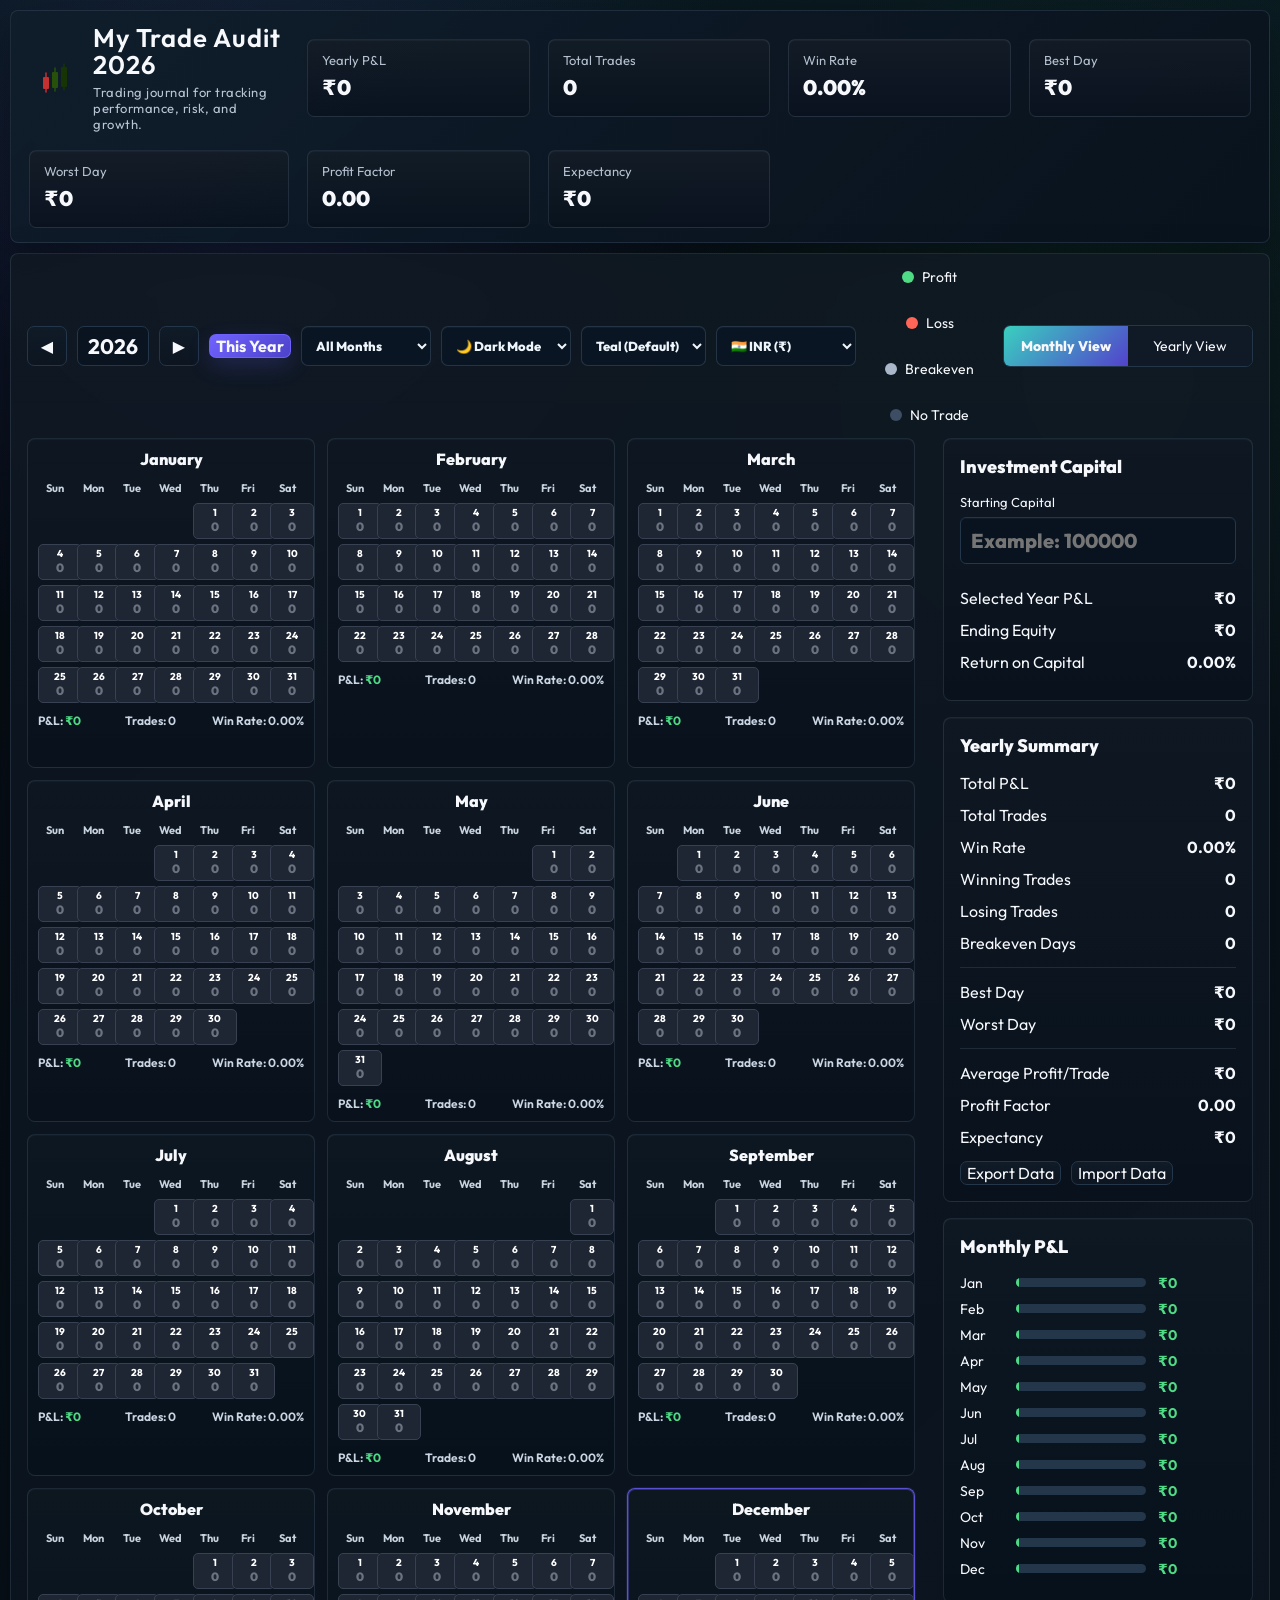
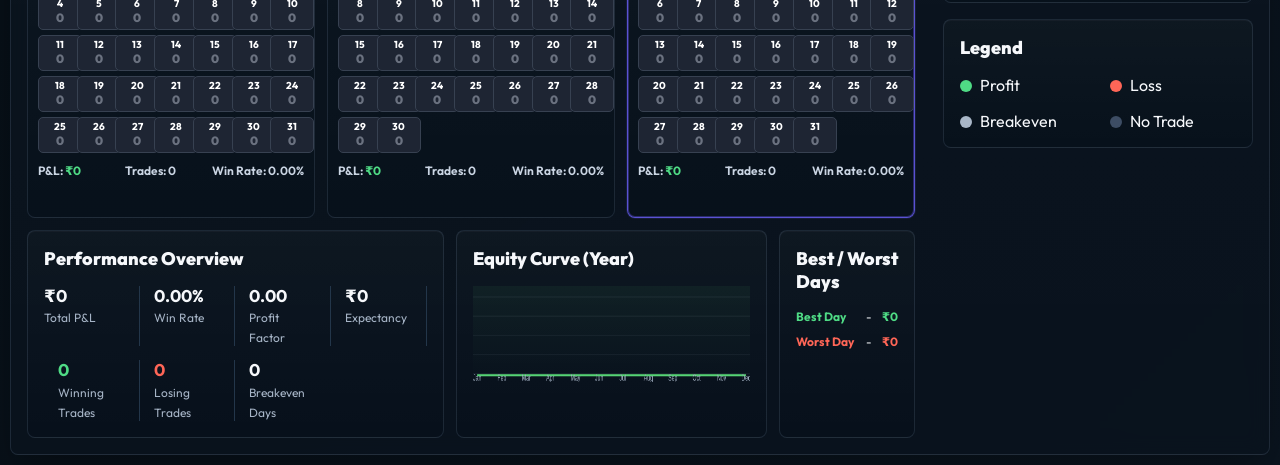
<file: index.html.html>
<!doctype html>
<html lang="en">
<head>
  <meta charset="utf-8" />
  <meta name="viewport" content="width=device-width, initial-scale=1" />
  <title>My Trade Audit - Trading Journal</title>
  <link rel="preconnect" href="https://fonts.googleapis.com">
  <link href="https://fonts.googleapis.com/css2?family=Outfit:wght@400;600&display=swap" rel="stylesheet">
  <style>
    :root {
      color-scheme: dark;
      --bg: #071018;
      --panel: #0d1823;
      --panel-2: #111f2d;
      --line: #23364a;
      --line-soft: rgba(139, 163, 190, .16);
      --text: #f6f8fb;
      --muted: #a6b4c6;
      --soft: #728197;
      --profit: #4fdb85;
      --loss: #ff6657;
      --breakeven: #a9b7c8;
      --none: #3d4d64;
      --accent: #6f62ff;
      --accent-2: #39d0bf;
      --gold: #f5c76b;
      --shadow: 0 18px 45px rgba(0, 0, 0, .32);
      font-family: 'Outfit', Manrope, Inter, ui-sans-serif, system-ui, sans-serif;
    }

    body.theme-light {
      color-scheme: light;
      --bg: #f0f4f8;
      --panel: #ffffff;
      --panel-2: #f7fafc;
      --line: #cbd5e0;
      --line-soft: rgba(100, 130, 170, .18);
      --text: #1a202c;
      --muted: #4a5568;
      --soft: #718096;
      --profit: #1a7f4b;
      --loss: #c53030;
      --breakeven: #6b7280;
      --none: #b0bec5;
      --accent: #5a50e0;
      --accent-2: #0ea5a0;
      --gold: #d97706;
      --shadow: 0 4px 24px rgba(0,0,0,.10);
    }

    body.theme-light {
      background:
        linear-gradient(180deg, rgba(10,165,160,.06), transparent 22rem),
        radial-gradient(circle at 18% 8%, rgba(90,80,224,.07), transparent 32rem),
        radial-gradient(circle at 86% 18%, rgba(26,127,75,.05), transparent 28rem),
        linear-gradient(135deg, #e8edf5, #f0f4f8 48%, #eaf0f8);
      color: var(--text);
    }

    body.theme-light .topbar {
      background: linear-gradient(135deg, rgba(255,255,255,.97), rgba(245,248,252,.98));
    }

    body.theme-light .shell {
      background: linear-gradient(180deg, rgba(255,255,255,.6), transparent), rgba(255,255,255,.85);
    }

    body.theme-light .metric {
      background: linear-gradient(180deg, rgba(255,255,255,.9), rgba(240,244,248,.8));
    }

    body.theme-light .metric span { color: #4a5568; }

    body.theme-light button {
      background: linear-gradient(180deg, #ffffff, #f0f4f8);
      border-color: #cbd5e0;
      color: #1a202c;
    }

    body.theme-light .segmented button { background: #e8edf5; color: #1a202c; }
    body.theme-light .segmented button.active { background: linear-gradient(135deg, var(--accent-2), #5342cc); color: #fff; }

    body.theme-light .month {
      background: linear-gradient(180deg, rgba(255,255,255,.9), rgba(240,244,248,.8));
      border-color: rgba(100,130,170,.2);
    }

    body.theme-light .side-card,
    body.theme-light .bottom-card {
      background: linear-gradient(180deg, rgba(255,255,255,.95), rgba(245,248,252,.9));
      border-color: #cbd5e0;
    }

    body.theme-light .bar-track { background: #e2e8f0; }

    body.theme-light input,
    body.theme-light select,
    body.theme-light textarea {
      background: #ffffff;
      border-color: #cbd5e0;
      color: #1a202c;
    }

    body.theme-light #monthFilter,
    body.theme-light #themeSelect {
      background-color: #ffffff;
      color: #1a202c;
    }

    body.theme-light .editor { background: #ffffff; }
    body.theme-light .year-label { background: #f7fafc; color: #1a202c; border-color: #cbd5e0; }
    body.theme-light .summary-row, body.theme-light .bar-row { color: #2d3748; }
    body.theme-light .month-footer { color: #4a5568; }
    body.theme-light .weekdays { color: #4a5568; }
    body.theme-light .year-table th { background: #edf2f7; color: #4a5568; }
    body.theme-light .brand p { color: #4a5568; }
    body.theme-light .week-card { background: rgba(255,255,255,.9); }

    body.theme-emerald {
      --accent: #36c28a;
      --accent-2: #39d0bf;
      --line: #23483e;
      --line-soft: rgba(87, 190, 152, .18);
    }

    body.theme-sapphire {
      --accent: #4d8dff;
      --accent-2: #5fd0ff;
      --line: #263f63;
      --line-soft: rgba(95, 158, 255, .18);
    }

    body.theme-violet {
      --accent: #7c6cff;
      --accent-2: #b18cff;
      --line: #3b3266;
      --line-soft: rgba(177, 140, 255, .18);
    }

    body.theme-graphite {
      --accent: #d1dae6;
      --accent-2: #8da2b8;
      --line: #344255;
      --line-soft: rgba(180, 195, 214, .16);
    }

    body.theme-gold {
      --accent: #d9a94f;
      --accent-2: #f5c76b;
      --line: #4d3f27;
      --line-soft: rgba(245, 199, 107, .18);
    }

    * { box-sizing: border-box; }

    body {
      margin: 0;
      min-height: 100vh;
      background:
        linear-gradient(180deg, rgba(57, 208, 191, .06), transparent 22rem),
        radial-gradient(circle at 18% 8%, rgba(111, 98, 255, .14), transparent 32rem),
        radial-gradient(circle at 86% 18%, rgba(79, 219, 133, .08), transparent 28rem),
        linear-gradient(135deg, #050b12, var(--bg) 48%, #0b1520);
      color: var(--text);
    }

    button, input, select, textarea {
      font: inherit;
    }

    button {
      cursor: pointer;
      color: var(--text);
      border: 1px solid var(--line);
      background: linear-gradient(180deg, #101b28, #0c1520);
      border-radius: 7px;
      transition: border-color .16s ease, transform .16s ease, background .16s ease;
    }

    button:hover {
      border-color: rgba(57, 208, 191, .5);
      transform: translateY(-1px);
    }

    .app {
      width: min(1920px, 100%);
      margin: 0 auto;
      padding: 10px;
      display: flex;
      flex-direction: column;
      gap: 10px;
    }

    .topbar {
      display: grid;
      grid-template-columns: minmax(260px, 1fr) repeat(7, minmax(116px, 150px));
      gap: 18px;
      align-items: center;
      padding: 14px 18px;
      border: 1px solid var(--line-soft);
      border-radius: 8px;
      background: linear-gradient(135deg, rgba(16, 29, 43, .96), rgba(9, 19, 30, .98));
      box-shadow: var(--shadow);
      backdrop-filter: blur(10px);
    }

    .mobile-brand {
      display: none;
    }

    .brand {
      display: flex;
      gap: 14px;
      align-items: center;
      min-width: 0;
    }

    .brand-icon {
      width: 50px;
      height: 50px;
      border-radius: 8px;
      display: grid;
      place-items: center;
      border: none;
      background: transparent;
      flex: 0 0 auto;
    }

    .brand h1 {
      margin: 0;
      font-family: 'Outfit', sans-serif;
      font-size: clamp(22px, 2vw, 30px);
      line-height: 1.05;
      letter-spacing: 1px;
      font-weight: 600;
    }

    .brand p {
      margin: 5px 0 0;
      color: #b9c5d4;
      font-family: 'Outfit', sans-serif;
      font-size: 13px;
      font-weight: 400;
      letter-spacing: 0.5px;
    }

    .metric {
      min-height: 78px;
      padding: 12px 14px;
      border: 1px solid var(--line-soft);
      border-radius: 7px;
      background:
        linear-gradient(180deg, rgba(255, 255, 255, .035), transparent),
        rgba(10, 19, 30, .78);
      box-shadow: inset 0 1px 0 rgba(255, 255, 255, .035);
    }

    .metric span {
      display: block;
      color: #b4c0cf;
      font-size: 13px;
      margin-bottom: 8px;
    }

    .metric strong {
      display: block;
      font-size: clamp(21px, 1.55vw, 30px);
      line-height: 1.05;
      white-space: nowrap;
      font-weight: 900;
    }

    .profit-text { color: var(--profit); }
    .loss-text { color: var(--loss); }

    .shell {
      margin-top: 0;
      border: 1px solid var(--line-soft);
      border-radius: 8px;
      background:
        linear-gradient(180deg, rgba(255, 255, 255, .025), transparent),
        rgba(10, 19, 30, .86);
      padding: 14px 16px 16px;
      box-shadow: var(--shadow);
      backdrop-filter: blur(10px);
    }

    .controls {
      display: grid;
      grid-template-columns: auto 1fr 250px;
      gap: 16px;
      align-items: center;
      margin-bottom: 14px;
    }

    .year-control {
      display: flex;
      gap: 10px;
      align-items: center;
    }

    .icon-btn {
      height: 40px;
      width: 40px;
      flex: 0 0 40px;
      display: grid;
      place-items: center;
      font-weight: 900;
      font-size: 16px;
      transform: none !important;
    }

    #monthFilter, #themeSelect, #colorSelect, #currencySelect {
      position: relative;
      z-index: 2;
    }

    .year-label {
      height: 40px;
      width: 72px;
      flex: 0 0 72px;
      display: grid;
      place-items: center;
      border: 1px solid var(--line);
      border-radius: 7px;
      background: #0a1420;
      font-size: 21px;
      font-weight: 700;
      letter-spacing: 0;
    }

    .this-year, .primary {
      background: linear-gradient(135deg, var(--accent), #4d42c9);
      border-color: rgba(111, 98, 255, .88);
      font-weight: 700;
      box-shadow: 0 8px 22px rgba(111, 98, 255, .2);
    }

    .legend-row {
      display: flex;
      align-items: center;
      justify-content: center;
      flex-wrap: wrap;
      gap: 28px;
      color: var(--text);
      font-size: 14px;
    }

    select,
    input,
    textarea {
      box-shadow: inset 0 1px 0 rgba(255, 255, 255, .035);
    }

    #monthFilter {
      height: 40px;
      min-height: 40px;
      padding: 0 10px;
      border-radius: 7px;
      border: 1px solid rgba(139, 163, 190, .22);
      background: #091522;
      color: #eef5fb;
      font-size: 13px;
      font-weight: 800;
      cursor: pointer;
      width: 130px;
    }

    #monthFilter:hover {
      border-color: rgba(57, 208, 191, .55);
    }

    #themeSelect {
      height: 40px;
      min-height: 40px;
      padding: 0 10px;
      border-radius: 7px;
      border: 1px solid rgba(139, 163, 190, .22);
      background: #091522;
      color: #eef5fb;
      font-size: 13px;
      font-weight: 800;
      cursor: pointer;
      width: 130px;
    }

    #colorSelect {
      height: 40px;
      min-height: 40px;
      padding: 0 10px;
      border-radius: 7px;
      border: 1px solid rgba(139, 163, 190, .22);
      background: #091522;
      color: #eef5fb;
      font-size: 13px;
      font-weight: 800;
      cursor: pointer;
      width: 125px;
    }

    #colorSelect:hover {
      border-color: color-mix(in srgb, var(--accent-2), white 15%);
    }

    #currencySelect {
      height: 40px;
      min-height: 40px;
      padding: 0 10px;
      border-radius: 7px;
      border: 1px solid rgba(139, 163, 190, .22);
      background: #091522;
      color: #eef5fb;
      font-size: 13px;
      font-weight: 800;
      cursor: pointer;
      width: 140px;
    }

    #currencySelect:hover {
      border-color: color-mix(in srgb, var(--accent-2), white 15%);
    }

    body.theme-light #currencySelect {
      background: #ffffff;
      color: #1a202c;
      border-color: #cbd5e0;
    }

    body.theme-light #colorSelect {
      background: #ffffff;
      color: #1a202c;
      border-color: #cbd5e0;
    }

    .dot {
      width: 12px;
      height: 12px;
      border-radius: 999px;
      display: inline-block;
      margin-right: 8px;
      vertical-align: -1px;
    }

    .segmented {
      justify-self: end;
      display: grid;
      grid-template-columns: 1fr 1fr;
      border: 1px solid var(--line);
      border-radius: 7px;
      overflow: hidden;
      width: 250px;
    }

    .segmented button {
      border: 0;
      border-radius: 0;
      height: 40px;
      background: #101926;
      font-size: 14px;
    }

    .segmented button.active {
      background: linear-gradient(135deg, var(--accent-2), #5342cc);
      font-weight: 800;
    }

    .content {
      display: grid;
      grid-template-columns: minmax(0, 1fr) 340px;
      gap: 28px;
    }

    .months {
      display: grid;
      grid-template-columns: repeat(4, minmax(220px, 1fr));
      gap: 12px;
    }

    .months.single-month {
      grid-template-columns: minmax(0, 1fr) 190px;
      gap: 18px;
      align-items: stretch;
    }

    .month {
      border: 1px solid var(--line-soft);
      border-radius: 8px;
      background:
        linear-gradient(180deg, rgba(255, 255, 255, .024), transparent),
        rgba(8, 18, 29, .82);
      padding: 10px;
      min-height: 330px;
      box-shadow: inset 0 1px 0 rgba(255, 255, 255, .028);
    }

    .single-month .month {
      min-height: 720px;
      padding: 14px;
    }

    .month.current {
      border-color: rgba(111, 98, 255, .8);
      box-shadow: inset 0 0 0 1px rgba(111, 98, 255, .34), 0 0 0 1px rgba(111, 98, 255, .12);
    }

    .month h2 {
      margin: 0 0 12px;
      text-align: center;
      font-size: 16px;
      line-height: 1.25;
      font-weight: 850;
      letter-spacing: 0;
    }

    .month-head {
      display: grid;
      grid-template-columns: 42px 1fr 42px auto;
      gap: 12px;
      align-items: center;
      margin-bottom: 14px;
    }

    .month-head h2 {
      margin: 0;
      text-align: left;
      font-size: 22px;
      font-weight: 900;
      line-height: 1.2;
    }

    .month-stats-pill {
      justify-self: end;
      display: flex;
      gap: 10px;
      align-items: center;
      color: var(--muted);
      font-size: 13px;
      font-weight: 700;
      white-space: nowrap;
    }

    .month-stats-pill strong {
      color: var(--profit);
      font-size: 16px;
    }

    .weekdays, .days {
      display: grid;
      grid-template-columns: repeat(7, minmax(0, 1fr));
      gap: 5px;
    }

    .weekdays {
      color: #c7d2df;
      font-size: 11px;
      font-weight: 700;
      margin-bottom: 8px;
      text-align: center;
    }

    .single-month .weekdays,
    .single-month .days {
      gap: 8px;
    }

    .single-month .weekdays {
      font-size: 13px;
      font-weight: 800;
    }

    .single-month .weekdays span {
      border: 1px solid var(--line);
      border-radius: 7px;
      background: rgba(17, 26, 38, .8);
      padding: 11px 6px;
    }

    .day {
      aspect-ratio: 1 / .82;
      min-height: 36px;
      display: flex;
      flex-direction: column;
      justify-content: center;
      align-items: center;
      gap: 2px;
      border: 1px solid #223449;
      border-radius: 5px;
      background: #0e1926;
      color: var(--muted);
      padding: 3px;
      overflow: hidden;
    }

    .single-month .day {
      aspect-ratio: auto;
      min-height: 104px;
      align-items: flex-end;
      justify-content: center;
      padding: 12px;
      gap: 4px;
      border-radius: 7px;
    }

    .day.empty {
      visibility: hidden;
    }

    .single-month .day.empty {
      visibility: visible;
      opacity: .35;
      pointer-events: none;
    }

    .day .num {
      font-size: 10px;
      line-height: 1;
      color: #ffffff;
      font-weight: 750;
    }

    .single-month .day .num {
      align-self: flex-end;
      margin-bottom: auto;
      font-size: 13px;
    }

    .day .val {
      font-size: 12px;
      line-height: 1.1;
      font-weight: 850;
      max-width: 100%;
      overflow: hidden;
      text-overflow: ellipsis;
      white-space: nowrap;
    }

    .single-month .day .val {
      font-size: 18px;
      line-height: 1.12;
      font-weight: 850;
    }

    .day-meta {
      display: none;
    }

    .single-month .day-meta {
      display: block;
      color: #9fb0c3;
      font-size: 12px;
      line-height: 1.25;
      text-align: right;
    }

    .day.profit {
      background: #166534;
      border-color: #22c55e;
      color: #bbf7d0;
    }

    .day.profit .num { color: #86efac; }
    .day.profit .val { color: #4ade80; }

    .day.loss {
      background: #7f1d1d;
      border-color: #ef4444;
      color: #fecaca;
    }

    .day.loss .num { color: #fca5a5; }
    .day.loss .val { color: #f87171; }

    .day.breakeven {
      background: #1e3a5f;
      border-color: #60a5fa;
      color: #bfdbfe;
    }

    .day.breakeven .num { color: #93c5fd; }
    .day.breakeven .val { color: #60a5fa; }

    .day.none {
      background: #1e2533;
      border-color: #374151;
      color: #6b7280;
    }

    body.theme-light .day.profit {
      background: #dcfce7;
      border-color: #16a34a;
      color: #14532d;
    }
    body.theme-light .day.profit .num { color: #166534; }
    body.theme-light .day.profit .val { color: #15803d; }

    body.theme-light .day.loss {
      background: #fee2e2;
      border-color: #dc2626;
      color: #7f1d1d;
    }
    body.theme-light .day.loss .num { color: #991b1b; }
    body.theme-light .day.loss .val { color: #dc2626; }

    body.theme-light .day.breakeven {
      background: #dbeafe;
      border-color: #3b82f6;
      color: #1e3a8a;
    }
    body.theme-light .day.breakeven .num { color: #1d4ed8; }
    body.theme-light .day.breakeven .val { color: #2563eb; }

    body.theme-light .day.none {
      background: #f3f4f6;
      border-color: #d1d5db;
      color: #9ca3af;
    }

    body.theme-light .day {
      background: #f1f5f9;
      border-color: #cbd5e0;
      color: #4a5568;
    }

    body.theme-light .day .num { color: #1a202c; }

    body.theme-light .single-month .weekdays span {
      background: #e2e8f0;
      border-color: #cbd5e0;
      color: #374151;
    }

    .month-footer {
      display: grid;
      grid-template-columns: 1fr 1fr 1fr;
      gap: 8px;
      margin-top: 10px;
      color: #cad5e3;
      font-size: 12px;
      font-weight: 650;
      white-space: nowrap;
    }

    .month-footer b.profit-text,
    .day .val.profit-text {
      color: var(--profit);
    }

    .month-footer b.loss-text,
    .day .val.loss-text {
      color: var(--loss);
    }

    .weekly-panel {
      display: grid;
      gap: 8px;
    }

    .week-card {
      min-height: 104px;
      border: 1px solid var(--line-soft);
      border-radius: 8px;
      background:
        linear-gradient(180deg, rgba(255, 255, 255, .028), transparent),
        rgba(8, 18, 29, .82);
      padding: 18px;
      display: flex;
      flex-direction: column;
      justify-content: center;
      gap: 5px;
    }

    .week-card span {
      color: var(--accent-2);
      font-size: 13px;
      font-weight: 750;
    }

    .week-card strong {
      font-size: 22px;
      line-height: 1;
      font-weight: 900;
    }

    .week-card small {
      align-self: flex-start;
      color: var(--text);
      background: rgba(57, 208, 191, .12);
      border-radius: 999px;
      padding: 4px 9px;
      font-size: 12px;
      font-weight: 750;
    }

    .sidebar {
      display: flex;
      flex-direction: column;
      gap: 16px;
    }

    .side-card, .bottom-card {
      border: 1px solid var(--line-soft);
      border-radius: 8px;
      background:
        linear-gradient(180deg, rgba(255, 255, 255, .026), transparent),
        rgba(8, 18, 29, .82);
      padding: 16px;
      box-shadow: inset 0 1px 0 rgba(255, 255, 255, .03);
    }

    .side-card h2, .bottom-card h2 {
      margin: 0 0 16px;
      font-size: 18px;
      font-weight: 850;
    }

    .summary-row, .bar-row {
      display: grid;
      grid-template-columns: 1fr auto;
      gap: 12px;
      align-items: center;
      margin: 12px 0;
      color: var(--text);
    }

    .divider {
      height: 1px;
      background: var(--line-soft);
      margin: 14px 0;
    }

    .bar-row {
      grid-template-columns: 44px 1fr 78px;
      margin: 8px 0;
      font-size: 14px;
    }

    .bar-track {
      height: 9px;
      border-radius: 999px;
      background: var(--line);
      overflow: hidden;
    }

    .bar-fill {
      display: block;
      height: 100%;
      width: 0;
      background: linear-gradient(90deg, var(--profit), var(--accent-2));
    }

    .legend-grid {
      display: grid;
      grid-template-columns: 1fr 1fr;
      gap: 16px 24px;
      color: var(--text);
    }

    .capital-box {
      display: grid;
      gap: 12px;
    }

    .capital-box input {
      font-size: 20px;
      font-weight: 800;
    }

    .bottom {
      display: grid;
      grid-template-columns: 1.1fr .82fr .36fr;
      gap: 12px;
      margin-top: 12px;
    }

    .overview-grid {
      display: grid;
      grid-template-columns: repeat(7, 1fr);
      gap: 0;
    }

    .overview-item {
      min-width: 0;
      padding: 0 14px;
      border-right: 1px solid var(--line);
    }

    .overview-item:first-child { padding-left: 0; }
    .overview-item:last-child { border-right: 0; }

    .overview-item strong {
      display: block;
      font-size: 17px;
      line-height: 1.2;
      white-space: nowrap;
    }

    .overview-item span {
      color: var(--muted);
      font-size: 12px;
    }

    .chart {
      height: 96px;
      width: 100%;
      display: block;
      background: linear-gradient(180deg, rgba(86, 212, 117, .06), transparent);
    }

    .bestworst {
      display: grid;
      grid-template-columns: 1fr auto auto;
      gap: 10px;
      font-size: 12px;
      align-items: center;
    }

    .modal {
      position: fixed;
      inset: 0;
      display: none;
      align-items: center;
      justify-content: center;
      padding: 18px;
      background: rgba(3, 8, 13, .72);
      z-index: 10;
    }

    .modal.open { display: flex; }

    .editor {
      width: min(560px, 100%);
      border: 1px solid var(--line-soft);
      border-radius: 8px;
      background: #0d1824;
      box-shadow: var(--shadow);
      padding: 18px;
    }

    .editor-head {
      display: flex;
      justify-content: space-between;
      gap: 12px;
      align-items: center;
      margin-bottom: 16px;
    }

    .editor h2 {
      margin: 0;
      font-size: 22px;
    }

    .form-grid {
      display: grid;
      grid-template-columns: 1fr 1fr;
      gap: 14px;
    }

    label {
      display: grid;
      gap: 7px;
      color: var(--text);
      font-size: 13px;
    }

    input, select, textarea {
      width: 100%;
      color: var(--text);
      background: #08131f;
      border: 1px solid var(--line);
      border-radius: 6px;
      padding: 10px;
      min-height: 42px;
    }

    input:focus, select:focus, textarea:focus {
      outline: 0;
      border-color: rgba(57, 208, 191, .78);
      box-shadow: 0 0 0 3px rgba(57, 208, 191, .12);
    }

    textarea {
      grid-column: 1 / -1;
      min-height: 100px;
      resize: vertical;
    }

    .editor-actions {
      display: flex;
      gap: 12px;
      margin-top: 16px;
    }

    .editor-actions button {
      flex: 1;
      padding: 12px;
    }

    .danger {
      border-color: rgba(255, 98, 77, .45);
      color: var(--loss);
    }

    .wide-year {
      display: none;
      border: 1px solid var(--line);
      border-radius: 8px;
      overflow: hidden;
    }

    .year-table {
      width: 100%;
      border-collapse: collapse;
      font-size: 14px;
    }

    .year-table th, .year-table td {
      padding: 11px 12px;
      border-bottom: 1px solid var(--line);
      text-align: right;
    }

    .year-table th:first-child, .year-table td:first-child {
      text-align: left;
    }

    .year-table th {
      color: var(--muted);
      background: #101926;
      font-weight: 700;
    }

    .year-cards { display: none; }

    .import-export {
      display: flex;
      gap: 10px;
      flex-wrap: wrap;
      margin-top: 14px;
    }

    @media (max-width: 680px) {
      .wide-year {
        border: none;
        border-radius: 0;
        overflow: visible;
      }

      .year-table { display: none; }
      .year-cards { display: grid; }

      .year-cards {
        display: grid;
        grid-template-columns: 1fr 1fr;
        gap: 10px;
      }

      .year-card {
        background: #0d1823;
        border: 1px solid var(--line-soft);
        border-radius: 10px;
        padding: 12px;
      }

      body.theme-light .year-card {
        background: #ffffff;
        border-color: #cbd5e0;
      }

      .year-card .yc-month {
        font-size: 13px;
        font-weight: 800;
        color: var(--muted);
        margin-bottom: 8px;
        text-transform: uppercase;
        letter-spacing: 0.5px;
      }

      .year-card .yc-pnl {
        font-size: 20px;
        font-weight: 900;
        line-height: 1;
        margin-bottom: 8px;
      }

      .year-card .yc-stats {
        display: flex;
        flex-direction: column;
        gap: 4px;
      }

      .year-card .yc-row {
        display: flex;
        justify-content: space-between;
        font-size: 11px;
        color: var(--muted);
      }

      .year-card .yc-row span:last-child {
        font-weight: 700;
        color: var(--text);
      }

      body.theme-light .year-card .yc-row span:last-child {
        color: #1a202c;
      }
    }

    @media (max-width: 1400px) {
      .topbar {
        grid-template-columns: minmax(260px, 1fr) repeat(4, minmax(116px, 1fr));
      }
      .months { grid-template-columns: repeat(3, minmax(220px, 1fr)); }
      .content { grid-template-columns: minmax(0, 1fr) 310px; }
      .overview-grid { grid-template-columns: repeat(4, 1fr); row-gap: 14px; }
    }

    @media (max-width: 1100px) {
      .topbar { grid-template-columns: 1fr 1fr; }
      .brand { grid-column: 1 / -1; }
      .content, .bottom { grid-template-columns: 1fr; }
      .controls { grid-template-columns: 1fr; }
      .segmented { justify-self: stretch; width: 100%; }
      .months { grid-template-columns: repeat(2, minmax(220px, 1fr)); }
    }

    @media (max-width: 680px) {
      .app { padding: 6px; gap: 8px; }
      .topbar {
        order: 2;
        margin-top: 0;
      }
      .topbar .brand { display: none; }
      .mobile-brand {
        display: flex;
        gap: 14px;
        align-items: center;
        position: fixed;
        top: 0;
        left: 0;
        right: 0;
        z-index: 100;
        background: linear-gradient(135deg, rgba(16, 29, 43, .98), rgba(9, 19, 30, .99));
        border-bottom: 1px solid var(--line-soft);
        padding: 10px 14px;
        backdrop-filter: blur(10px);
      }
      .mobile-brand .brand-icon {
        width: 42px;
        height: 42px;
        border-radius: 8px;
        display: grid;
        place-items: center;
        flex: 0 0 42px;
        border: none;
        background: transparent;
      }
      .mobile-brand h1 {
        margin: 0;
        font-family: 'Outfit', sans-serif;
        font-size: 18px;
        font-weight: 600;
        line-height: 1.1;
        letter-spacing: 1px;
        color: #f6f8fb;
      }
      .mobile-brand p {
        margin: 3px 0 0;
        color: #b9c5d4;
        font-size: 12px;
      }
      body.theme-light .mobile-brand {
        background: linear-gradient(135deg, rgba(255,255,255,.97), rgba(245,248,252,.98));
        border-bottom-color: #cbd5e0;
      }
      body.theme-light .mobile-brand h1 { color: #1a202c; }
      body.theme-light .mobile-brand p { color: #4a5568; }
      .shell { order: 1; }
      .topbar, .shell { padding: 10px; gap: 10px; }
      .topbar { grid-template-columns: 1fr 1fr; gap: 8px; }
      .brand { grid-column: 1 / -1; }
      .metric { min-height: 60px; padding: 10px 12px; }
      .metric strong { font-size: 18px; }
      .metric span { font-size: 11px; margin-bottom: 4px; }
      .months { grid-template-columns: 1fr; }
      .controls { display: flex; flex-direction: column; gap: 10px; }
      .year-control { display: flex; flex-wrap: wrap; gap: 8px; }
      .year-control .icon-btn { width: 40px; flex: 0 0 40px; }
      .year-control .year-label { width: 68px; flex: 0 0 68px; }
      .year-control .this-year { flex: 1; min-width: 80px; }
      #monthFilter, #themeSelect, #colorSelect, #currencySelect { width: 100% !important; flex: 1 1 calc(50% - 5px); min-width: 120px; }
      .legend-row { justify-content: flex-start; gap: 12px; font-size: 13px; }
      .segmented { width: 100%; }
      .month { min-height: auto; overflow-x: auto; }
      .month-footer { grid-template-columns: 1fr 1fr; gap: 6px; }
      .overview-grid { grid-template-columns: 1fr 1fr; row-gap: 12px; }
      .overview-item { border-right: 0; border-bottom: 1px solid var(--line); padding: 9px 0; }
      .overview-item:nth-child(odd) { border-right: 1px solid var(--line); padding-right: 12px; }
      .overview-item:last-child, .overview-item:nth-last-child(2):nth-child(odd) { border-bottom: 0; }
      .months.single-month { grid-template-columns: 1fr; gap: 12px; }
      .single-month .month { min-height: auto; padding: 10px; }
      .single-month .day {
        min-height: 52px !important;
        aspect-ratio: auto !important;
        padding: 4px 3px !important;
        gap: 2px !important;
        border-radius: 5px !important;
        align-items: center !important;
        justify-content: center !important;
      }
      .single-month .day .num { font-size: 11px !important; margin-bottom: 0 !important; align-self: auto !important; }
      .single-month .day .val { font-size: 11px !important; font-weight: 800 !important; }
      .single-month .day-meta { display: none !important; }
      .single-month .weekdays span { padding: 5px 2px !important; font-size: 10px !important; border-radius: 4px !important; }
      .single-month .weekdays, .single-month .days { gap: 4px !important; }
      .month-head { grid-template-columns: 36px 1fr 36px !important; gap: 8px !important; }
      .month-head h2 { font-size: 17px !important; }
      .month-stats-pill { display: none !important; }
      .weekly-panel { display: grid !important; grid-template-columns: repeat(3, 1fr) !important; gap: 8px !important; }
      .week-card { min-height: auto !important; padding: 10px 8px !important; gap: 3px !important; }
      .week-card span { font-size: 11px !important; }
      .week-card strong { font-size: 15px !important; }
      .week-card small { font-size: 10px !important; padding: 2px 7px !important; }
      .brand h1 { font-size: 22px; }
      .bottom { grid-template-columns: 1fr; gap: 10px; }
      .content { grid-template-columns: 1fr; gap: 14px; }
      .sidebar { gap: 10px; }
      .day .val { font-size: 10px; }
      .editor { padding: 14px; }
      .editor-actions { flex-direction: column-reverse; gap: 8px; }
      .editor-actions div { justify-content: flex-end; }
      .import-export { gap: 8px; }
      .import-export button { flex: 1; padding: 10px 8px; font-size: 13px; }
      .week-card { padding: 12px; }
      canvas.chart { height: 80px; }
      /* Year view table scroll on mobile */
      .wide-year { overflow-x: auto; }
      .year-table { min-width: 500px; }
      /* Year cards grid compress */
      .year-cards { grid-template-columns: repeat(2, 1fr) !important; }
    }

    @media (max-width: 400px) {
      .topbar { grid-template-columns: 1fr; }
      .metric { min-height: auto; }
      .year-cards { grid-template-columns: 1fr !important; }
      .weekdays span, .day { font-size: 9px; }
    }
  </style>
</head>
<body>
  <main class="app">
    <div class="mobile-brand" aria-hidden="true">
      <div class="brand-icon">
        <svg width="31" height="31" viewBox="0 0 31 31" fill="none" xmlns="http://www.w3.org/2000/svg">
          <rect x="4" y="14" width="6" height="12" rx="1" fill="#C53030"/>
          <line x1="7" y1="10" x2="7" y2="14" stroke="#C53030" stroke-width="1.5" stroke-linecap="round"/>
          <line x1="7" y1="26" x2="7" y2="29" stroke="#C53030" stroke-width="1.5" stroke-linecap="round"/>
          <rect x="13" y="9" width="6" height="16" rx="1" fill="#27500A"/>
          <line x1="16" y1="5" x2="16" y2="9" stroke="#27500A" stroke-width="1.5" stroke-linecap="round"/>
          <line x1="16" y1="25" x2="16" y2="28" stroke="#27500A" stroke-width="1.5" stroke-linecap="round"/>
          <rect x="22" y="4" width="6" height="20" rx="1" fill="#173404"/>
          <line x1="25" y1="1" x2="25" y2="4" stroke="#173404" stroke-width="1.5" stroke-linecap="round"/>
          <line x1="25" y1="24" x2="25" y2="27" stroke="#173404" stroke-width="1.5" stroke-linecap="round"/>
        </svg>
      </div>
      <div>
        <h1>My Trade Audit <span class="mobileTitleYear"></span></h1>
        <p>Trading journal for tracking performance, risk, and growth.</p>
      </div>
    </div>
    <header class="topbar">
      <section class="brand" aria-label="Journal title">
        <div class="brand-icon" aria-hidden="true">
          <svg width="31" height="31" viewBox="0 0 31 31" fill="none" xmlns="http://www.w3.org/2000/svg">
            <!-- Candlestick logo mark — red + green + deep green -->
            <!-- Bar 1: red -->
            <rect x="4" y="14" width="6" height="12" rx="1" fill="#C53030"/>
            <line x1="7" y1="10" x2="7" y2="14" stroke="#C53030" stroke-width="1.5" stroke-linecap="round"/>
            <line x1="7" y1="26" x2="7" y2="29" stroke="#C53030" stroke-width="1.5" stroke-linecap="round"/>
            <!-- Bar 2: mid green -->
            <rect x="13" y="9" width="6" height="16" rx="1" fill="#27500A"/>
            <line x1="16" y1="5" x2="16" y2="9" stroke="#27500A" stroke-width="1.5" stroke-linecap="round"/>
            <line x1="16" y1="25" x2="16" y2="28" stroke="#27500A" stroke-width="1.5" stroke-linecap="round"/>
            <!-- Bar 3: deep green -->
            <rect x="22" y="4" width="6" height="20" rx="1" fill="#173404"/>
            <line x1="25" y1="1" x2="25" y2="4" stroke="#173404" stroke-width="1.5" stroke-linecap="round"/>
            <line x1="25" y1="24" x2="25" y2="27" stroke="#173404" stroke-width="1.5" stroke-linecap="round"/>
          </svg>
        </div>
        <div>
          <h1>My Trade Audit <span id="titleYear"></span></h1>
          <p>Trading journal for tracking performance, risk, and growth.</p>
        </div>
      </section>
      <div class="metric"><span id="pnlMetricLabel">Yearly P&amp;L</span><strong id="mPnl">0</strong></div>
      <div class="metric"><span>Total Trades</span><strong id="mTrades">0</strong></div>
      <div class="metric"><span>Win Rate</span><strong id="mWinRate">0%</strong></div>
      <div class="metric"><span>Best Day</span><strong id="mBest">0</strong></div>
      <div class="metric"><span>Worst Day</span><strong id="mWorst">0</strong></div>
      <div class="metric"><span>Profit Factor</span><strong id="mProfitFactor">0.00</strong></div>
      <div class="metric"><span>Expectancy</span><strong id="mExpectancy">0</strong></div>
    </header>

    <section class="shell">
      <div class="controls">
        <div class="year-control">
          <button class="icon-btn" id="prevYear" title="Previous year" aria-label="Previous year">&#9664;</button>
          <div class="year-label" id="yearLabel">2026</div>
          <button class="icon-btn" id="nextYear" title="Next year" aria-label="Next year">&#9654;</button>
          <button class="this-year" id="thisYear">This Year</button>
          <select id="monthFilter" aria-label="Month filter">
            <option value="all">All Months</option>
            <option value="0">January</option>
            <option value="1">February</option>
            <option value="2">March</option>
            <option value="3">April</option>
            <option value="4">May</option>
            <option value="5">June</option>
            <option value="6">July</option>
            <option value="7">August</option>
            <option value="8">September</option>
            <option value="9">October</option>
            <option value="10">November</option>
            <option value="11">December</option>
          </select>
          <select id="themeSelect" aria-label="Color theme">
            <option value="default">🌙 Dark Mode</option>
            <option value="light">☀ Light Mode</option>
          </select>
          <select id="colorSelect" aria-label="Color accent">
            <option value="">Teal (Default)</option>
            <option value="emerald">Emerald</option>
            <option value="sapphire">Sapphire</option>
            <option value="violet">Violet</option>
            <option value="graphite">Graphite</option>
            <option value="gold">Gold</option>
          </select>
          <select id="currencySelect" aria-label="Currency">
            <option value="INR">🇮🇳 INR (₹)</option>
            <option value="USD">🇺🇸 USD ($)</option>
            <option value="EUR">🇪🇺 EUR (€)</option>
            <option value="GBP">🇬🇧 GBP (£)</option>
            <option value="JPY">🇯🇵 JPY (¥)</option>
            <option value="CAD">🇨🇦 CAD (CA$)</option>
            <option value="AUD">🇦🇺 AUD (A$)</option>
            <option value="CHF">🇨🇭 CHF (Fr)</option>
            <option value="SGD">🇸🇬 SGD (S$)</option>
            <option value="HKD">🇭🇰 HKD (HK$)</option>
            <option value="AED">🇦🇪 AED (د.إ)</option>
            <option value="CNY">🇨🇳 CNY (¥)</option>
          </select>
        </div>
        <div class="legend-row" aria-label="Status legend">
          <span><i class="dot" style="background: var(--profit)"></i>Profit</span>
          <span><i class="dot" style="background: var(--loss)"></i>Loss</span>
          <span><i class="dot" style="background: var(--breakeven)"></i>Breakeven</span>
          <span><i class="dot" style="background: var(--none)"></i>No Trade</span>
        </div>
        <div class="segmented">
          <button id="monthlyBtn" class="active">Monthly View</button>
          <button id="yearlyBtn">Yearly View</button>
        </div>
      </div>

      <div class="content">
        <section>
          <div class="months" id="months"></div>
          <div class="wide-year" id="yearView"></div>
          <div class="bottom">
            <section class="bottom-card">
              <h2>Performance Overview</h2>
              <div class="overview-grid" id="overview"></div>
            </section>
            <section class="bottom-card">
              <h2>Equity Curve (Year)</h2>
              <canvas class="chart" id="equityChart" width="640" height="140"></canvas>
            </section>
            <section class="bottom-card">
              <h2>Best / Worst Days</h2>
              <div class="bestworst" id="bestWorst"></div>
            </section>
          </div>
        </section>

        <aside class="sidebar">
          <section class="side-card">
            <h2>Investment Capital</h2>
            <div class="capital-box">
              <label>Starting Capital
                <input id="capitalInput" type="number" min="0" step="1000" placeholder="Example: 100000">
              </label>
              <div id="capitalSummary"></div>
            </div>
          </section>
          <section class="side-card">
            <h2 id="summaryTitle">Yearly Summary</h2>
            <div id="summary"></div>
            <div class="import-export">
              <button id="exportBtn">Export Data</button>
              <button id="importBtn">Import Data</button>
              <input type="file" id="importFile" accept="application/json" hidden>
            </div>
          </section>
          <section class="side-card">
            <h2>Monthly P&amp;L</h2>
            <div id="monthlyBars"></div>
          </section>
          <section class="side-card">
            <h2>Legend</h2>
            <div class="legend-grid">
              <span><i class="dot" style="background: var(--profit)"></i>Profit</span>
              <span><i class="dot" style="background: var(--loss)"></i>Loss</span>
              <span><i class="dot" style="background: var(--breakeven)"></i>Breakeven</span>
              <span><i class="dot" style="background: var(--none)"></i>No Trade</span>
            </div>
          </section>
        </aside>
      </div>
    </section>
  </main>

  <div class="modal" id="modal" role="dialog" aria-modal="true" aria-labelledby="editorTitle">
    <form class="editor" id="editor">
      <div class="editor-head">
        <h2 id="editorTitle">Edit Day</h2>
        <button type="button" class="icon-btn" id="closeModal" aria-label="Close editor">&#10005;</button>
      </div>
      <div class="form-grid">
        <label>Status
          <select id="statusInput">
            <option value="none">No Trade</option>
            <option value="profit">Profit</option>
            <option value="loss">Loss</option>
            <option value="breakeven">Breakeven</option>
          </select>
        </label>
        <label>P&amp;L
          <input id="pnlInput" type="number" step="0.01" placeholder="Example: 450">
        </label>
        <label>Trades
          <input id="tradesInput" type="number" min="0" step="1" placeholder="Example: 5">
        </label>
        <label>Winning Trades
          <input id="winsInput" type="number" min="0" step="1" placeholder="Example: 3">
        </label>
        <textarea id="notesInput" placeholder="Notes, mistakes, market condition, setup quality..."></textarea>
      </div>
      <div class="editor-actions">
        <button type="button" class="danger" id="clearDay">Clear Day</button>
        <button class="primary" type="submit" style="flex:1">Save</button>
      </div>
    </form>
  </div>

  <script>
    const monthNames = ["January", "February", "March", "April", "May", "June", "July", "August", "September", "October", "November", "December"];
    const shortMonths = ["Jan", "Feb", "Mar", "Apr", "May", "Jun", "Jul", "Aug", "Sep", "Oct", "Nov", "Dec"];
    const weekdays = ["Sun", "Mon", "Tue", "Wed", "Thu", "Fri", "Sat"];
    const today = new Date();
    const storageKey = "trading-journal-v1";
    const themeKey = "trading-journal-theme";
    const currencyKey = "trading-journal-currency";

    const CURRENCIES = {
      INR: { symbol: "₹", locale: "en-IN", code: "INR" },
      USD: { symbol: "$",  locale: "en-US", code: "USD" },
      EUR: { symbol: "€",  locale: "de-DE", code: "EUR" },
      GBP: { symbol: "£",  locale: "en-GB", code: "GBP" },
      JPY: { symbol: "¥",  locale: "ja-JP", code: "JPY" },
      CAD: { symbol: "CA$",locale: "en-CA", code: "CAD" },
      AUD: { symbol: "A$", locale: "en-AU", code: "AUD" },
      CHF: { symbol: "Fr", locale: "de-CH", code: "CHF" },
      SGD: { symbol: "S$", locale: "en-SG", code: "SGD" },
      HKD: { symbol: "HK$",locale: "en-HK", code: "HKD" },
      AED: { symbol: "د.إ",locale: "ar-AE", code: "AED" },
      CNY: { symbol: "¥",  locale: "zh-CN", code: "CNY" },
    };

    let activeCurrency = CURRENCIES[localStorage.getItem(currencyKey)] || CURRENCIES.INR;
    let currentYear = today.getFullYear();
    let selectedDate = null;
    let view = "monthly";
    let selectedMonth = "all";
    let store = loadStore();

    const els = {
      titleYear: document.getElementById("titleYear"),
      yearLabel: document.getElementById("yearLabel"),
      months: document.getElementById("months"),
      yearView: document.getElementById("yearView"),
      monthlyBtn: document.getElementById("monthlyBtn"),
      yearlyBtn: document.getElementById("yearlyBtn"),
      modal: document.getElementById("modal"),
      editorTitle: document.getElementById("editorTitle"),
      statusInput: document.getElementById("statusInput"),
      pnlInput: document.getElementById("pnlInput"),
      tradesInput: document.getElementById("tradesInput"),
      winsInput: document.getElementById("winsInput"),
      notesInput: document.getElementById("notesInput")
    };

    document.getElementById("prevYear").addEventListener("click", () => { currentYear--; render(); });
    document.getElementById("nextYear").addEventListener("click", () => { currentYear++; render(); });
    document.getElementById("thisYear").addEventListener("click", () => { currentYear = today.getFullYear(); render(); });
    document.getElementById("monthFilter").addEventListener("change", event => { selectedMonth = event.target.value; render(); });
    document.getElementById("themeSelect").addEventListener("change", event => {
      applyTheme(event.target.value, document.getElementById("colorSelect").value);
      localStorage.setItem(themeKey, event.target.value);
    });
    document.getElementById("colorSelect").addEventListener("change", event => {
      applyTheme(document.getElementById("themeSelect").value, event.target.value);
      localStorage.setItem("trading-journal-color", event.target.value);
    });
    document.getElementById("capitalInput").addEventListener("input", event => {
      setCapital(currentYear, Number(event.target.value || 0));
      renderStats();
    });
    document.getElementById("monthlyBtn").addEventListener("click", () => { view = "monthly"; render(); });
    document.getElementById("yearlyBtn").addEventListener("click", () => { view = "yearly"; render(); });
    document.getElementById("closeModal").addEventListener("click", closeEditor);
    document.getElementById("clearDay").addEventListener("click", clearSelectedDay);
    document.getElementById("editor").addEventListener("submit", saveSelectedDay);
    document.getElementById("exportBtn").addEventListener("click", exportData);
    document.getElementById("importBtn").addEventListener("click", () => document.getElementById("importFile").click());
    document.getElementById("importFile").addEventListener("change", importData);
    document.getElementById("currencySelect").addEventListener("change", event => {
      activeCurrency = CURRENCIES[event.target.value] || CURRENCIES.INR;
      localStorage.setItem(currencyKey, event.target.value);
      render();
    });
    els.modal.addEventListener("click", event => {
      if (event.target === els.modal) closeEditor();
    });

    function loadStore() {
      try {
        return JSON.parse(localStorage.getItem(storageKey)) || {};
      } catch {
        return {};
      }
    }

    function applyTheme(mode, color) {
      const colorThemes = ["emerald", "sapphire", "violet", "graphite", "gold"];
      document.body.classList.remove("theme-light", ...colorThemes.map(n => `theme-${n}`));
      if (mode === "light") document.body.classList.add("theme-light");
      if (color) document.body.classList.add(`theme-${color}`);
      document.getElementById("themeSelect").value = mode || "default";
      document.getElementById("colorSelect").value = color || "";
    }

    function saveStore() {
      localStorage.setItem(storageKey, JSON.stringify(store));
    }

    function getCapital(year) {
      return Number((store.__capital || {})[year] || 0);
    }

    function setCapital(year, value) {
      store.__capital = store.__capital || {};
      store.__capital[year] = Math.max(0, Number(value || 0));
      saveStore();
    }

    function keyFor(year, month, day) {
      return `${year}-${String(month + 1).padStart(2, "0")}-${String(day).padStart(2, "0")}`;
    }

    function entryFor(key) {
      return store[key] || { status: "none", pnl: 0, trades: 0, wins: 0, notes: "" };
    }

    function render() {
      els.titleYear.textContent = currentYear;
      document.querySelectorAll(".mobileTitleYear").forEach(el => el.textContent = currentYear);
      els.yearLabel.textContent = currentYear;
      document.getElementById("monthFilter").value = selectedMonth;
      document.getElementById("capitalInput").value = getCapital(currentYear) || "";
      document.getElementById("pnlMetricLabel").textContent = selectedMonth === "all" ? "Yearly P&L" : `${shortMonths[Number(selectedMonth)]} P&L`;
      document.getElementById("summaryTitle").textContent = selectedMonth === "all" ? "Yearly Summary" : `${monthNames[Number(selectedMonth)]} Summary`;
      els.monthlyBtn.classList.toggle("active", view === "monthly");
      els.yearlyBtn.classList.toggle("active", view === "yearly");
      els.months.classList.toggle("single-month", selectedMonth !== "all");
      els.months.style.display = view === "monthly" ? "grid" : "none";
      els.yearView.style.display = view === "yearly" ? "block" : "none";
      renderMonths();
      renderYearTable();
      renderStats();
    }

    function renderMonths() {
      els.months.innerHTML = "";
      els.months.classList.toggle("single-month", selectedMonth !== "all");
      monthNames.forEach((name, month) => {
        if (selectedMonth !== "all" && month !== Number(selectedMonth)) return;
        const stats = monthStats(month);
        const card = document.createElement("article");
        card.className = "month";
        if (currentYear === today.getFullYear() && month === today.getMonth()) card.classList.add("current");

        if (selectedMonth === "all") {
          const title = document.createElement("h2");
          title.textContent = name;
          card.append(title);
        } else {
          const head = document.createElement("div");
          head.className = "month-head";
          head.innerHTML = `<button class="icon-btn" type="button" id="prevMonth" aria-label="Previous month">&#9664;</button><h2>${name} ${currentYear}</h2><button class="icon-btn" type="button" id="nextMonth" aria-label="Next month">&#9654;</button><div class="month-stats-pill"><span>Monthly stats:</span><strong class="${stats.pnl < 0 ? "loss-text" : stats.pnl > 0 ? "profit-text" : ""}">${formatCompactMoney(stats.pnl)}</strong><span>${activeDays(monthEntries(month))} days</span></div>`;
          card.append(head);
        }

        const weekdaysEl = document.createElement("div");
        weekdaysEl.className = "weekdays";
        weekdays.forEach(day => {
          const span = document.createElement("span");
          span.textContent = day;
          weekdaysEl.append(span);
        });
        card.append(weekdaysEl);

        const days = document.createElement("div");
        days.className = "days";
        const first = new Date(currentYear, month, 1).getDay();
        const totalDays = new Date(currentYear, month + 1, 0).getDate();
        for (let i = 0; i < first; i++) {
          const empty = document.createElement("button");
          empty.className = "day empty";
          empty.type = "button";
          empty.innerHTML = `<span class="num"></span>`;
          days.append(empty);
        }
        for (let day = 1; day <= totalDays; day++) {
          days.append(renderDayButton(month, day));
        }
        card.append(days);

        if (selectedMonth === "all") {
          const footer = document.createElement("div");
          footer.className = "month-footer";
          footer.innerHTML = `<span>P&amp;L: <b class="${stats.pnl < 0 ? "loss-text" : "profit-text"}">${formatCompactMoney(stats.pnl)}</b></span><span>Trades: ${stats.trades}</span><span>Win Rate: ${formatPercent(stats.winRate)}</span>`;
          card.append(footer);
        }

        els.months.append(card);
        if (selectedMonth !== "all") {
          els.months.append(renderWeeklyPanel(month));
          document.getElementById("prevMonth").addEventListener("click", () => shiftSelectedMonth(-1));
          document.getElementById("nextMonth").addEventListener("click", () => shiftSelectedMonth(1));
        }
      });
    }
    function shiftSelectedMonth(delta) {
      let month = Number(selectedMonth);
      month += delta;
      if (month < 0) { month = 11; currentYear--; }
      if (month > 11) { month = 0; currentYear++; }
      selectedMonth = String(month);
      render();
    }

    function activeDays(entries) {
      return entries.filter(entry => entry.status !== "none" || entry.trades || entry.pnl).length;
    }

    function renderWeeklyPanel(month) {
      const panel = document.createElement("aside");
      panel.className = "weekly-panel";
      for (let week = 0; week < 6; week++) {
        const entries = weekEntries(month, week);
        const stats = statsFrom(entries);
        const card = document.createElement("div");
        card.className = "week-card";
        card.innerHTML = `<span>Week ${week + 1}</span><strong class="${stats.pnl < 0 ? "loss-text" : stats.pnl > 0 ? "profit-text" : ""}">${formatCompactMoney(stats.pnl)}</strong><small>${activeDays(entries)} days</small>`;
        panel.append(card);
      }
      return panel;
    }

    function weekEntries(month, week) {
      const first = new Date(currentYear, month, 1).getDay();
      return monthEntries(month).filter(entry => {
        const day = Number(entry.key.slice(-2));
        return Math.floor((first + day - 1) / 7) === week;
      });
    }

    function renderDayButton(month, day) {
      const key = keyFor(currentYear, month, day);
      const entry = entryFor(key);
      const tone = statusFor(entry);
      const btn = document.createElement("button");
      btn.type = "button";
      btn.className = `day ${tone}`;
      btn.title = `${monthNames[month]} ${day}: ${formatMoney(entry.pnl)}${entry.notes ? " - " + entry.notes : ""}`;
      btn.innerHTML = `<span class="num">${day}</span><span class="val ${tone === "loss" ? "loss-text" : tone === "profit" ? "profit-text" : ""}">${dayValue(entry)}</span><span class="day-meta">${entry.trades || 0} trades<br>${formatPercent(entry.trades ? (entry.wins || 0) / entry.trades : 0)}</span>`;
      btn.addEventListener("click", () => openEditor(key));
      return btn;
    }

    function dayValue(entry) {
      if (!entry || entry.status === "none") return "0";
      if (entry.status === "breakeven" || Number(entry.pnl) === 0) return "0";
      const pnl = statusFor(entry) === "loss" ? -Math.abs(Number(entry.pnl)) : Math.abs(Number(entry.pnl));
      return formatCompactMoney(pnl).replace(activeCurrency.symbol, "");
    }

    function statusFor(entry) {
      if (!entry || entry.status === "none") return "none";
      if (entry.status === "loss" || entry.status === "profit" || entry.status === "breakeven") return entry.status;
      if (Number(entry.pnl) > 0) return "profit";
      if (Number(entry.pnl) < 0) return "loss";
      return "breakeven";
    }

    function openEditor(key) {
      selectedDate = key;
      const entry = entryFor(key);
      const date = new Date(key + "T12:00:00");
      els.editorTitle.textContent = date.toLocaleDateString(undefined, { weekday: "long", month: "long", day: "numeric", year: "numeric" });
      els.statusInput.value = entry.status || statusFor(entry);
      els.pnlInput.value = entry.pnl ? Math.abs(Number(entry.pnl)) : "";
      els.tradesInput.value = entry.trades || "";
      els.winsInput.value = entry.wins || "";
      els.notesInput.value = entry.notes || "";
      els.modal.classList.add("open");
      els.pnlInput.focus();
    }

    function closeEditor() {
      selectedDate = null;
      els.modal.classList.remove("open");
    }

    function saveSelectedDay(event) {
      event.preventDefault();
      if (!selectedDate) return;
      const chosenStatus = els.statusInput.value;
      let pnl = Number(els.pnlInput.value || 0);
      if (chosenStatus === "loss") pnl = -Math.abs(pnl);
      if (chosenStatus === "profit") pnl = Math.abs(pnl);
      if (chosenStatus === "breakeven") pnl = 0;
      const trades = Math.max(0, Math.round(Number(els.tradesInput.value || 0)));
      const wins = Math.min(trades, Math.max(0, Math.round(Number(els.winsInput.value || 0))));
      const status = chosenStatus === "none" && (pnl || trades) ? statusFor({ pnl }) : chosenStatus;
      store[selectedDate] = { status, pnl, trades, wins, notes: els.notesInput.value.trim() };
      saveStore();
      closeEditor();
      render();
    }

    function clearSelectedDay() {
      if (!selectedDate) return;
      delete store[selectedDate];
      saveStore();
      closeEditor();
      render();
    }

    function yearEntries() {
      return Object.entries(store)
        .filter(([key]) => key.startsWith(`${currentYear}-`))
        .map(([key, entry]) => ({ key, ...entry, pnl: Number(entry.pnl || 0), trades: Number(entry.trades || 0), wins: Number(entry.wins || 0) }));
    }

    function statsFrom(entries) {
      const active = entries.filter(entry => entry.status !== "none" || entry.trades || entry.pnl);
      const pnl = active.reduce((sum, entry) => sum + entry.pnl, 0);
      const trades = active.reduce((sum, entry) => sum + entry.trades, 0);
      const wins = active.reduce((sum, entry) => sum + entry.wins, 0);
      const losses = Math.max(0, trades - wins);
      const winningDays = active.filter(entry => entry.pnl > 0);
      const losingDays = active.filter(entry => entry.pnl < 0);
      const breakevenDays = active.filter(entry => entry.pnl === 0 && entry.status === "breakeven");
      const grossProfit = winningDays.reduce((sum, entry) => sum + entry.pnl, 0);
      const grossLoss = Math.abs(losingDays.reduce((sum, entry) => sum + entry.pnl, 0));
      return {
        pnl,
        trades,
        wins,
        losses,
        breakevens: breakevenDays.length,
        winRate: trades ? wins / trades : 0,
        best: winningDays.length ? winningDays.reduce((best, entry) => entry.pnl > best.pnl ? entry : best, winningDays[0]) : null,
        worst: losingDays.length ? losingDays.reduce((worst, entry) => entry.pnl < worst.pnl ? entry : worst, losingDays[0]) : null,
        average: trades ? pnl / trades : 0,
        profitFactor: grossLoss ? grossProfit / grossLoss : grossProfit ? Infinity : 0,
        expectancy: trades ? pnl / trades : 0,
        winningDays: winningDays.length,
        losingDays: losingDays.length
      };
    }

    function monthEntries(month) {
      const prefix = `${currentYear}-${String(month + 1).padStart(2, "0")}-`;
      return Object.entries(store)
        .filter(([key]) => key.startsWith(prefix))
        .map(([key, entry]) => ({ key, ...entry, pnl: Number(entry.pnl || 0), trades: Number(entry.trades || 0), wins: Number(entry.wins || 0) }));
    }

    function monthStats(month) {
      return statsFrom(monthEntries(month));
    }

    function renderStats() {
      const stats = statsFrom(periodEntries());
      setMetric("mPnl", formatMoney(stats.pnl), stats.pnl);
      document.getElementById("mTrades").textContent = stats.trades.toLocaleString();
      document.getElementById("mWinRate").textContent = formatPercent(stats.winRate);
      setMetric("mBest", stats.best ? formatMoney(stats.best.pnl) : formatMoney(0), stats.best ? stats.best.pnl : 0);
      setMetric("mWorst", stats.worst ? formatMoney(stats.worst.pnl) : formatMoney(0), stats.worst ? stats.worst.pnl : 0);
      document.getElementById("mProfitFactor").textContent = formatFactor(stats.profitFactor);
      document.getElementById("mExpectancy").textContent = formatMoney(stats.expectancy);
      renderCapitalSummary(stats);
      renderSummary(stats);
      renderBars();
      renderOverview(stats);
      renderBestWorst(stats);
      drawEquityCurve();
    }

    function periodEntries() {
      return selectedMonth === "all" ? yearEntries() : monthEntries(Number(selectedMonth));
    }

    function setMetric(id, text, amount) {
      const el = document.getElementById(id);
      el.textContent = text;
      el.classList.toggle("profit-text", amount > 0);
      el.classList.toggle("loss-text", amount < 0);
    }

    function renderSummary(stats) {
      const lines = [
        ["Total P&L", formatMoney(stats.pnl), stats.pnl],
        ["Total Trades", stats.trades.toLocaleString()],
        ["Win Rate", formatPercent(stats.winRate)],
        ["Winning Trades", stats.wins.toLocaleString()],
        ["Losing Trades", stats.losses.toLocaleString()],
        ["Breakeven Days", stats.breakevens.toLocaleString()],
        ["__divider"],
        ["Best Day", stats.best ? formatMoney(stats.best.pnl) : formatMoney(0), stats.best ? stats.best.pnl : 0],
        ["Worst Day", stats.worst ? formatMoney(stats.worst.pnl) : formatMoney(0), stats.worst ? stats.worst.pnl : 0],
        ["__divider"],
        ["Average Profit/Trade", formatMoney(stats.average), stats.average],
        ["Profit Factor", formatFactor(stats.profitFactor)],
        ["Expectancy", formatMoney(stats.expectancy), stats.expectancy]
      ];
      document.getElementById("summary").innerHTML = lines.map(row => {
        if (row[0] === "__divider") return `<div class="divider"></div>`;
        const tone = row[2] > 0 ? "profit-text" : row[2] < 0 ? "loss-text" : "";
        return `<div class="summary-row"><span>${row[0]}</span><strong class="${tone}">${row[1]}</strong></div>`;
      }).join("");
    }

    function renderCapitalSummary(stats) {
      const capital = getCapital(currentYear);
      const endingEquity = capital + stats.pnl;
      const returnPct = capital ? stats.pnl / capital : 0;
      const periodName = selectedMonth === "all" ? "Selected Year" : monthNames[Number(selectedMonth)];
      document.getElementById("capitalSummary").innerHTML = `
        <div class="summary-row"><span>${periodName} P&amp;L</span><strong class="${stats.pnl < 0 ? "loss-text" : stats.pnl > 0 ? "profit-text" : ""}">${formatMoney(stats.pnl)}</strong></div>
        <div class="summary-row"><span>Ending Equity</span><strong>${formatMoney(endingEquity)}</strong></div>
        <div class="summary-row"><span>Return on Capital</span><strong class="${returnPct < 0 ? "loss-text" : returnPct > 0 ? "profit-text" : ""}">${formatPercent(returnPct)}</strong></div>
      `;
    }

    function renderBars() {
      const monthData = monthNames.map((_, month) => monthStats(month));
      const max = Math.max(1, ...monthData.map(stat => Math.abs(stat.pnl)));
      document.getElementById("monthlyBars").innerHTML = monthData.map((stat, index) => {
        const width = Math.max(2, Math.round(Math.abs(stat.pnl) / max * 100));
        const tone = stat.pnl < 0 ? "loss-text" : "profit-text";
        const color = stat.pnl < 0 ? "var(--loss)" : "var(--profit)";
        return `<div class="bar-row"><span>${shortMonths[index]}</span><span class="bar-track"><span class="bar-fill" style="width:${width}%;background:${color}"></span></span><strong class="${tone}">${formatCompactMoney(stat.pnl)}</strong></div>`;
      }).join("");
    }

    function renderOverview(stats) {
      const items = [
        ["Total P&L", formatMoney(stats.pnl), stats.pnl],
        ["Win Rate", formatPercent(stats.winRate)],
        ["Profit Factor", formatFactor(stats.profitFactor)],
        ["Expectancy", formatMoney(stats.expectancy), stats.expectancy],
        ["Winning Trades", stats.wins.toLocaleString(), 1],
        ["Losing Trades", stats.losses.toLocaleString(), -1],
        ["Breakeven Days", stats.breakevens.toLocaleString()]
      ];
      document.getElementById("overview").innerHTML = items.map(([label, value, tone]) => {
        const cls = tone > 0 ? "profit-text" : tone < 0 ? "loss-text" : "";
        return `<div class="overview-item"><strong class="${cls}">${value}</strong><span>${label}</span></div>`;
      }).join("");
    }

    function renderBestWorst(stats) {
      const best = stats.best ? [formatDate(stats.best.key), formatMoney(stats.best.pnl)] : ["-", formatMoney(0)];
      const worst = stats.worst ? [formatDate(stats.worst.key), formatMoney(stats.worst.pnl)] : ["-", formatMoney(0)];
      document.getElementById("bestWorst").innerHTML = `
        <strong class="profit-text">Best Day</strong><span>${best[0]}</span><b class="profit-text">${best[1]}</b>
        <strong class="loss-text">Worst Day</strong><span>${worst[0]}</span><b class="loss-text">${worst[1]}</b>
      `;
    }

    function renderYearTable() {
      const rows = monthNames.map((name, month) => {
        const stats = monthStats(month);
        return `<tr><td>${name}</td><td class="${stats.pnl < 0 ? "loss-text" : "profit-text"}">${formatMoney(stats.pnl)}</td><td>${stats.trades}</td><td>${formatPercent(stats.winRate)}</td><td>${stats.wins}</td><td>${stats.losses}</td><td>${formatFactor(stats.profitFactor)}</td></tr>`;
      }).join("");

      const cards = monthNames.map((name, month) => {
        const stats = monthStats(month);
        const pnlClass = stats.pnl < 0 ? "loss-text" : stats.pnl > 0 ? "profit-text" : "";
        return `<div class="year-card">
          <div class="yc-month">${name.slice(0,3)}</div>
          <div class="yc-pnl ${pnlClass}">${formatCompactMoney(stats.pnl)}</div>
          <div class="yc-stats">
            <div class="yc-row"><span>Trades</span><span>${stats.trades}</span></div>
            <div class="yc-row"><span>Win%</span><span>${formatPercent(stats.winRate)}</span></div>
            <div class="yc-row"><span>W/L</span><span>${stats.wins}/${stats.losses}</span></div>
            <div class="yc-row"><span>PF</span><span>${formatFactor(stats.profitFactor)}</span></div>
          </div>
        </div>`;
      }).join("");

      els.yearView.innerHTML = `
        <table class="year-table"><thead><tr><th>Month</th><th>P&amp;L</th><th>Trades</th><th>Win Rate</th><th>Wins</th><th>Losses</th><th>Profit Factor</th></tr></thead><tbody>${rows}</tbody></table>
        <div class="year-cards">${cards}</div>
      `;
    }

    function drawEquityCurve() {
      const canvas = document.getElementById("equityChart");
      const ctx = canvas.getContext("2d");
      const width = canvas.width;
      const height = canvas.height;
      ctx.clearRect(0, 0, width, height);

      // Read theme colours from CSS variables at render time
      const styles = getComputedStyle(document.documentElement);
      const isLight = document.body.classList.contains('theme-light');
      const labelColor = isLight ? "#4a5568" : "#a6b4c6";
      const gridColor = isLight ? "rgba(100,130,170,.15)" : "rgba(174,185,200,.13)";
      const lineColor = isLight ? "#1a7f4b" : "#56d475";
      const fillColor = isLight ? "rgba(26,127,75,.07)" : "rgba(86,212,117,.08)";

      ctx.strokeStyle = gridColor;
      ctx.lineWidth = 1;
      for (let i = 0; i < 5; i++) {
        const y = 16 + i * ((height - 28) / 4);
        ctx.beginPath();
        ctx.moveTo(0, y);
        ctx.lineTo(width, y);
        ctx.stroke();
      }
      const points = dailyEquityPoints();
      if (points.length < 2) return;
      const values = points.map(point => point.value);
      const min = Math.min(0, ...values);
      const max = Math.max(1, ...values);
      const pad = 10;
      ctx.beginPath();
      points.forEach((point, index) => {
        const x = pad + index / (points.length - 1) * (width - pad * 2);
        const y = height - pad - ((point.value - min) / (max - min || 1)) * (height - pad * 2);
        if (index === 0) ctx.moveTo(x, y);
        else ctx.lineTo(x, y);
      });
      ctx.strokeStyle = lineColor;
      ctx.lineWidth = 3;
      ctx.stroke();
      ctx.lineTo(width - pad, height - pad);
      ctx.lineTo(pad, height - pad);
      ctx.closePath();
      ctx.fillStyle = fillColor;
      ctx.fill();
      ctx.fillStyle = labelColor;
      ctx.font = "12px 'Outfit', Inter, sans-serif";
      shortMonths.forEach((month, index) => {
        const x = pad + index / 11 * (width - pad * 2);
        ctx.fillText(month, x - 10, height - 2);
      });
    }

    function dailyEquityPoints() {
      const points = [];
      let equity = 0;
      const end = new Date(currentYear, 11, 31);
      for (let date = new Date(currentYear, 0, 1); date <= end; date.setDate(date.getDate() + 1)) {
        const key = keyFor(date.getFullYear(), date.getMonth(), date.getDate());
        equity += Number((store[key] || {}).pnl || 0);
        points.push({ key, value: equity });
      }
      return points;
    }

    function exportData() {
      const blob = new Blob([JSON.stringify(store, null, 2)], { type: "application/json" });
      const url = URL.createObjectURL(blob);
      const link = document.createElement("a");
      link.href = url;
      link.download = `trading-journal-${currentYear}.json`;
      link.click();
      URL.revokeObjectURL(url);
    }

    function importData(event) {
      const file = event.target.files[0];
      if (!file) return;
      const reader = new FileReader();
      reader.onload = () => {
        try {
          const imported = JSON.parse(reader.result);
          store = { ...store, ...imported };
          saveStore();
          render();
        } catch {
          alert("That file could not be imported.");
        }
      };
      reader.readAsText(file);
      event.target.value = "";
    }

    function formatMoney(value) {
      const c = activeCurrency;
      const sign = value < 0 ? "-" : "";
      const abs = Math.abs(value);
      // JPY and similar zero-decimal currencies
      const noDecimals = ["JPY", "AED"].includes(c.code);
      return `${sign}${c.symbol}${abs.toLocaleString(c.locale, { maximumFractionDigits: noDecimals ? 0 : 2 })}`;
    }

    function formatCompactMoney(value) {
      const c = activeCurrency;
      const sign = value < 0 ? "-" : "";
      const abs = Math.abs(value);
      // Use Indian numbering (Lakh/Crore) only for INR
      if (c.code === "INR") {
        if (abs >= 10000000) return `${sign}${c.symbol}${(abs / 10000000).toFixed(2)}Cr`;
        if (abs >= 100000)   return `${sign}${c.symbol}${(abs / 100000).toFixed(2)}L`;
        if (abs >= 1000)     return `${sign}${c.symbol}${(abs / 1000).toFixed(abs >= 10000 ? 2 : 1)}K`;
        return `${sign}${c.symbol}${abs.toLocaleString(c.locale, { maximumFractionDigits: 0 })}`;
      }
      if (abs >= 1000000000) return `${sign}${c.symbol}${(abs / 1000000000).toFixed(2)}B`;
      if (abs >= 1000000)    return `${sign}${c.symbol}${(abs / 1000000).toFixed(2)}M`;
      if (abs >= 1000)       return `${sign}${c.symbol}${(abs / 1000).toFixed(abs >= 10000 ? 2 : 1)}K`;
      return `${sign}${c.symbol}${abs.toLocaleString(c.locale, { maximumFractionDigits: 0 })}`;
    }

    function formatPercent(value) {
      return `${(value * 100).toFixed(2)}%`;
    }

    function formatFactor(value) {
      return value === Infinity ? "∞" : value.toFixed(2);
    }

    function formatDate(key) {
      return new Date(key + "T12:00:00").toLocaleDateString(undefined, { month: "short", day: "numeric" });
    }

    render();
    applyTheme(localStorage.getItem(themeKey) || "default", localStorage.getItem("trading-journal-color") || "");
    document.getElementById("currencySelect").value = activeCurrency.code;

    function adjustMobileTopbar() {
      if (window.innerWidth <= 680) {
        const h = document.querySelector(".mobile-brand").offsetHeight;
        document.querySelector(".shell").style.marginTop = h + "px";
        // sync year into mobile brand
        document.querySelectorAll(".mobileTitleYear").forEach(el => el.textContent = currentYear);
      } else {
        document.querySelector(".shell").style.marginTop = "";
      }
    }
    adjustMobileTopbar();
    window.addEventListener("resize", adjustMobileTopbar);
  </script>
</body>
</html>
</file>
